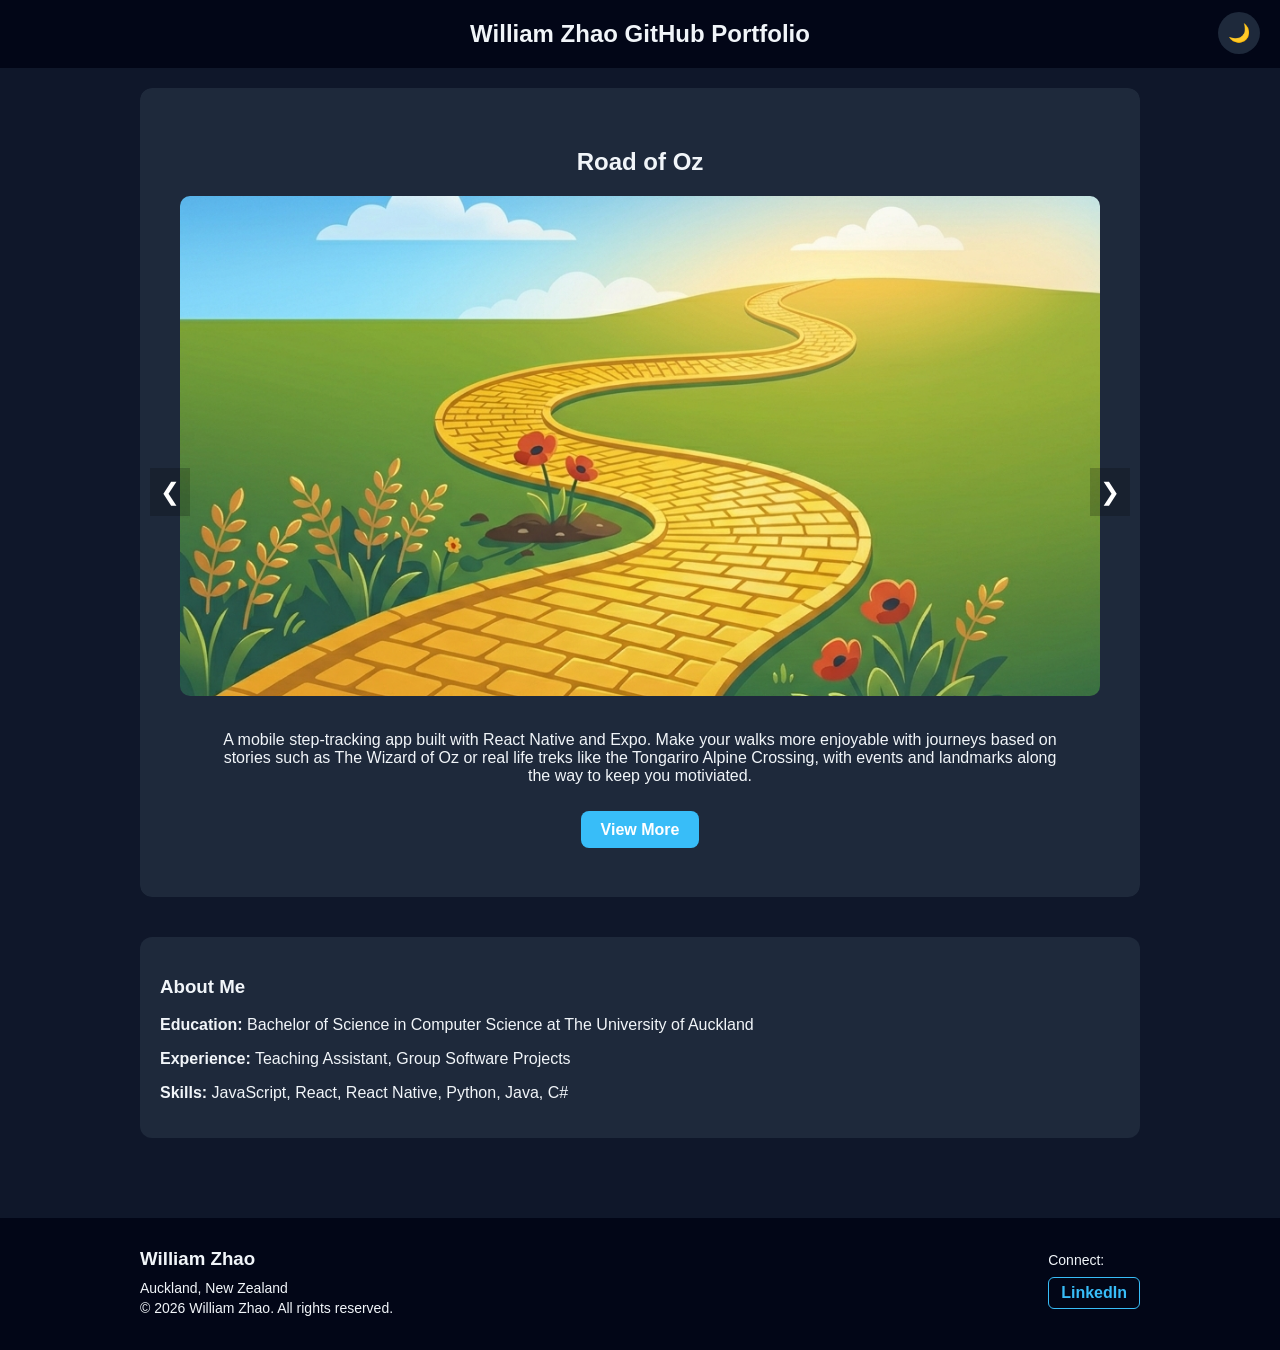
<file: index.html>
<!DOCTYPE html>
<html lang="en">
<head>
  <meta charset="UTF-8">
  <meta name="viewport" content="width=device-width, initial-scale=1.0">
  <link rel="stylesheet" href="./css/index.css">
  <script src="./js/index.js" defer></script>
  <title>My Portfolio</title>
</head>
<body>

<button class="theme-toggle" onclick="toggleTheme()" id="themeBtn">🌙</button>

<header>
  <a href="./index.html">William Zhao GitHub Portfolio</a>
</header>

<div class="container">

  <div class="carousel">
    <div class="slides" id="slides">

      <div class="slide">
        <h2>Road of Oz</h2>
        <img src="./img/icon_RoZ.png" alt="Road of Oz App Icon" class="slide-img">
        <div class="slideText">
        <p>A mobile step-tracking app built with React Native and Expo. Make your walks more enjoyable with journeys based on stories such as The Wizard of Oz
            or real life treks like the Tongariro Alpine Crossing, with events and landmarks along the way to keep you motiviated.</p>
        </div>
        <div class="buttons">
          <a href="./roz.html">View More</a>
        </div>
      </div>

      <div class="slide">
        <h2>Meddy</h2>
        <img src="./img/icon_meddy.png" alt="Meddy App Icon" class="slide-img">
        <div class="slideText">
            <p> A mobile pharmaceutecal app that can scan or search up any medicine approved for supply on the New Zealand Universal List of Medicines database. 
                Our team worked on this app as a university project in collaboration with Medsafe, a medicial regulatory body run by the NZ Ministry of Health. 
                However due to privacy and regulatory constraints from our client, the source code repository cannot be made public.
            </p>
        </div>
        <div class="buttons">
          <a href="./meddy.html">View More</a>
        </div>
      </div>
    </div>

    <button class="nav-btn prev" onclick="prevSlide()">❮</button>
    <button class="nav-btn next" onclick="nextSlide()">❯</button>
  </div>

  <div class="credentials fade-in">
    <h3>About Me</h3>
    <p><strong>Education:</strong> Bachelor of Science in Computer Science at The University of Auckland</p>
    <p><strong>Experience:</strong> Teaching Assistant, Group Software Projects</p>
    <p><strong>Skills:</strong> JavaScript, React, React Native, Python, Java, C#</p>
  </div>
</div>

<footer class="footer">
  <div class="footer-content">

    <div class="footer-left">
      <h3>William Zhao</h3>
      <p>Auckland, New Zealand</p>
      <p>© 2026 William Zhao. All rights reserved.</p>
    </div>

    <!-- <div class="footer-center">
      <p>Email:</p>
      <a href="mailto:@gmail.com">@gmail.com</a>
    </div> -->

    <div class="footer-right">
      <p>Connect:</p>
      <a href="https://www.linkedin.com/in/william-zhao-92b41932b/" target="_blank" class="linkedin">
        LinkedIn
      </a>
    </div>

  </div>
</footer>

</body>
</html>
</file>
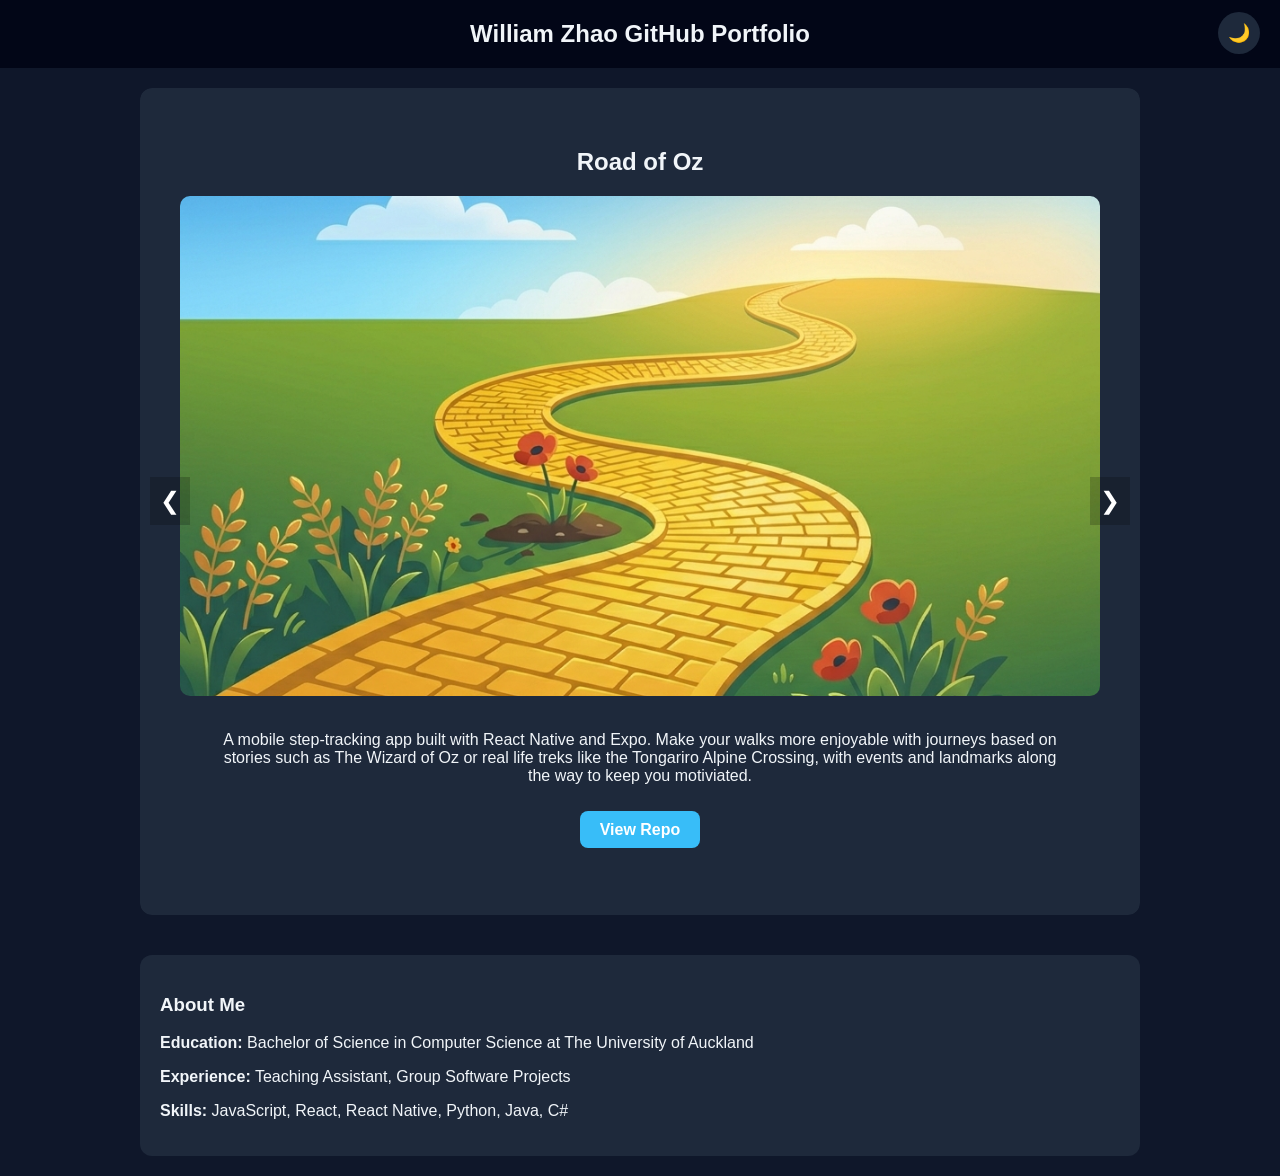
<file: html/index.html>
<!DOCTYPE html>
<html lang="en">
<head>
  <meta charset="UTF-8">
  <meta name="viewport" content="width=device-width, initial-scale=1.0">
  <link rel="stylesheet" href="../css/index.css">
  <script src="../js/index.js" defer></script>
  <title>My Portfolio</title>
</head>
<body>

<button class="theme-toggle" onclick="toggleTheme()" id="themeBtn">🌙</button>

<header>William Zhao GitHub Portfolio</header>

<div class="container">

  <div class="carousel">
    <div class="slides" id="slides">

      <div class="slide">
        <h2>Road of Oz</h2>
        <img src="../img/icon_RoZ.png" alt="Road of Oz App Icon" class="slide-img">
        <div class="slideText">
        <p>A mobile step-tracking app built with React Native and Expo. Make your walks more enjoyable with journeys based on stories such as The Wizard of Oz
            or real life treks like the Tongariro Alpine Crossing, with events and landmarks along the way to keep you motiviated.</p>
        </div>
        <div class="buttons">
          <a href="https://github.com/WilliamZhaoYiYang/The-Yellow-Brick-Road" target="_blank">View Repo</a>
        </div>
      </div>

      <div class="slide">
        <h2>Meddy</h2>
        <img src="../img/icon_meddy.png" alt="Meddy App Icon" class="slide-img">
        <div class="slideText">
            <p> A mobile pharmaceutecal app that can scan or search up any medicine approved for supply on the New Zealand Universal List of Medicines database. 
                Our team worked on this app as a university project in collaboration with Medsafe, a medicial regulatory body run by the NZ Ministry of Health. 
                However due to privacy and regulatory constraints from our client, the source code repository cannot be made public. For more information, click the button below.
            </p>
        </div>
        <div class="buttons">
          <a href="./meddy.html" target="_blank">View More</a>
        </div>
      </div>
    </div>

    <button class="nav-btn prev" onclick="prevSlide()">❮</button>
    <button class="nav-btn next" onclick="nextSlide()">❯</button>
  </div>

  <div class="credentials fade-in">
    <h3>About Me</h3>
    <p><strong>Education:</strong> Bachelor of Science in Computer Science at The University of Auckland</p>
    <p><strong>Experience:</strong> Teaching Assistant, Group Software Projects</p>
    <p><strong>Skills:</strong> JavaScript, React, React Native, Python, Java, C#</p>
  </div>

</div>

</body>
</html>
</file>
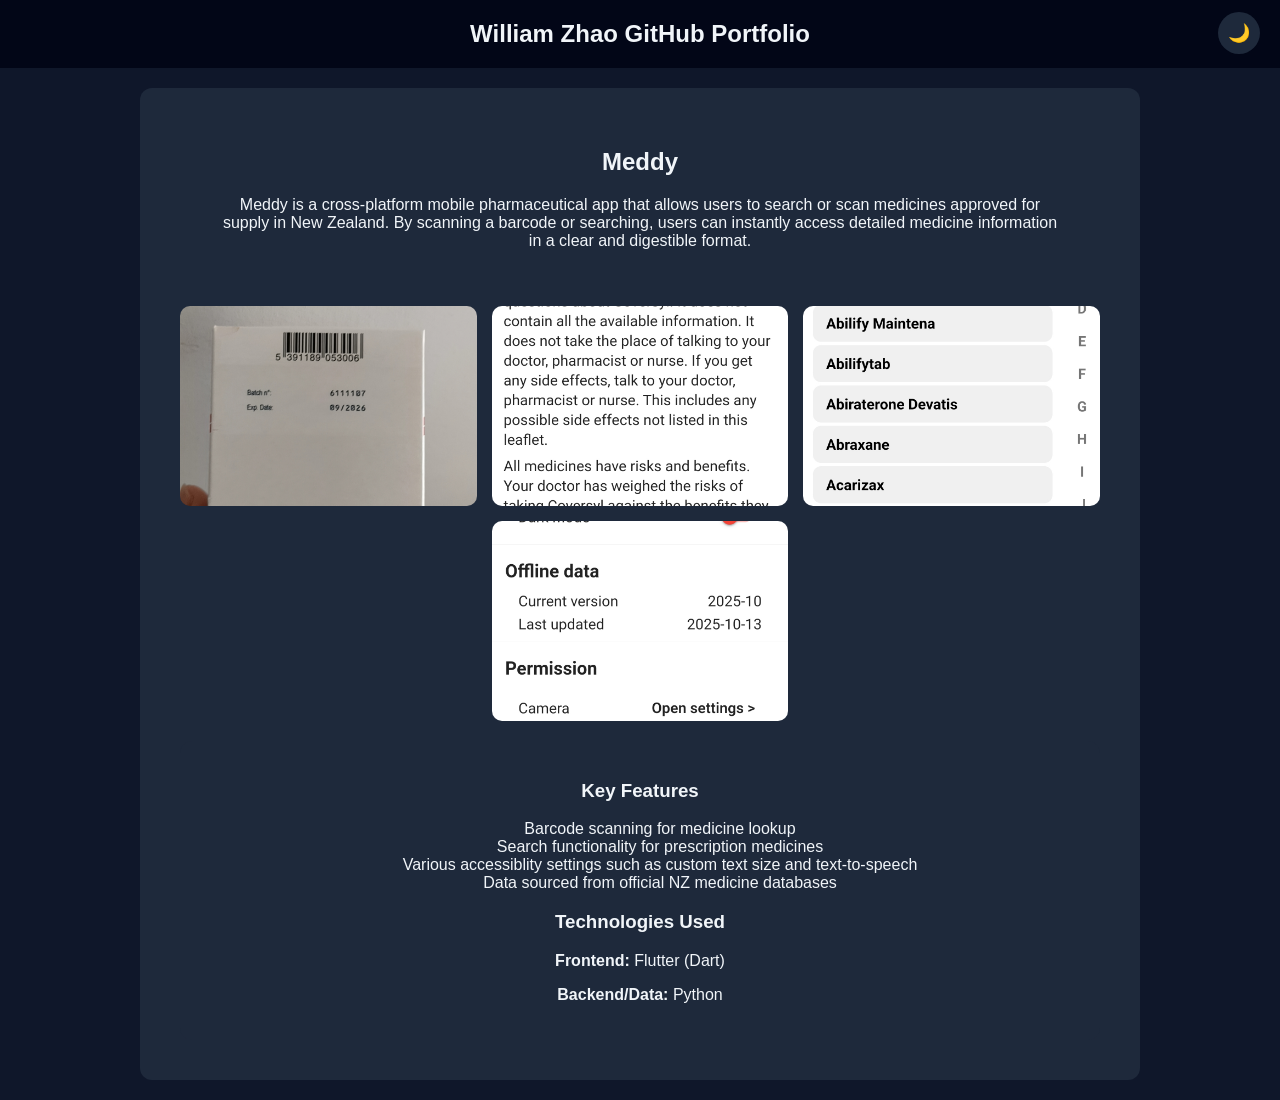
<file: meddy.html>
<!DOCTYPE html>
<html lang="en">
<head>
  <meta charset="UTF-8">
  <meta name="viewport" content="width=device-width, initial-scale=1.0">
  <link rel="stylesheet" href="./css/index.css">
  <link rel="stylesheet" href="./css/page.css">
  <script src="./js/index.js" defer></script>
  <script src="./js/page.js" defer></script>
  <title>My Portfolio</title>
</head>
<body>
  
  <button class="theme-toggle" onclick="toggleTheme()" id="themeBtn">🌙</button>

  <header>
    <a href="./index.html">William Zhao GitHub Portfolio</a>
  </header>

  <div class="container">
    <div class="slide fade-in">

    <h2>Meddy</h2>

    <div class="slideText">
      <p>
        Meddy is a cross-platform mobile pharmaceutical app that allows users to search or scan medicines approved for supply in New Zealand.
        By scanning a barcode or searching, users can instantly access detailed medicine information in a clear and digestible format.
      </p>
    </div>

    <div class="image-grid">
      <img src="./img/meddy1.jpg" alt="Screenshot 1">
      <img src="./img/meddy2.jpg" alt="Screenshot 2">
      <img src="./img/meddy3.jpg" alt="Screenshot 3">
      <img src="./img/meddy4.jpg" alt="Screenshot 4">
    </div>

    <div class="credentials" style="margin-top: 20px;">
      <h3>Key Features</h3>
      <ul>
        <li>Barcode scanning for medicine lookup</li>
        <li>Search functionality for prescription medicines</li>
        <li>Various accessiblity settings such as custom text size and text-to-speech  </li>
        <li>Data sourced from official NZ medicine databases</li>
      </ul>

      <h3>Technologies Used</h3>
      <p><strong>Frontend:</strong> Flutter (Dart)</p>
      <p><strong>Backend/Data:</strong> Python</p>
    </div>

    <div id="imgModal" class="modal">
      <span class="arrow left" onclick="prevImage(event)">❮</span>
      <img class="modal-content" id="modalImg">
      <span class="arrow right" onclick="nextImage(event)">❯</span>
    </div>

    </div>
  </div>
</body>
</html>
</file>
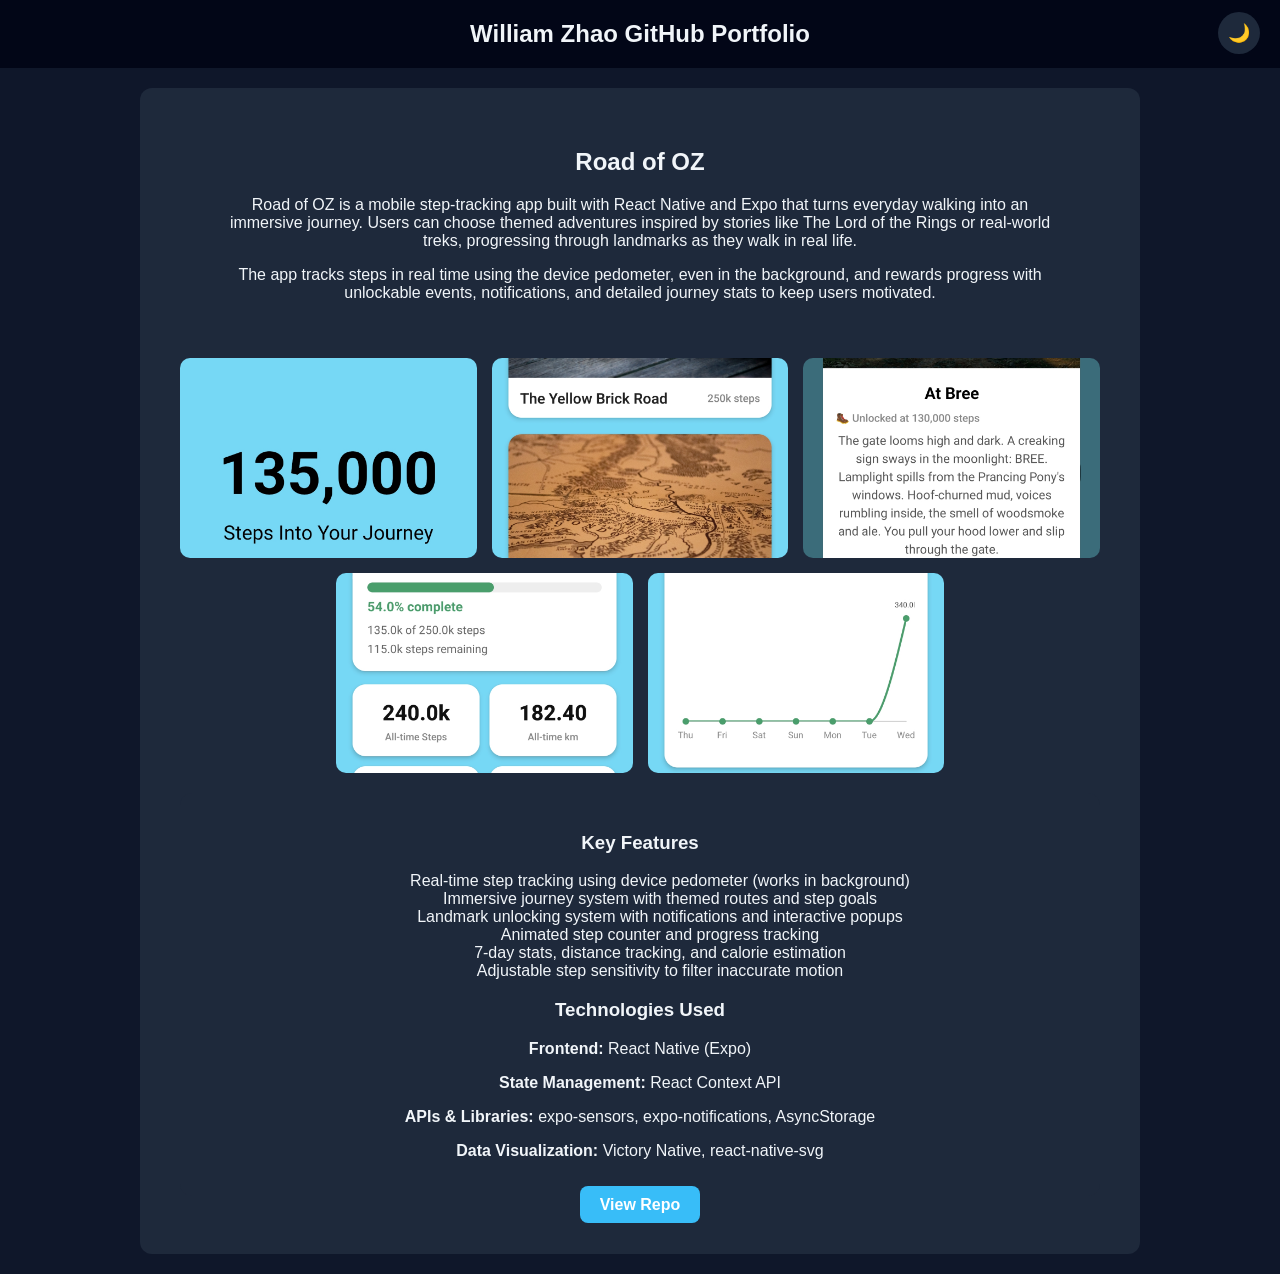
<file: roz.html>
<!DOCTYPE html>
<html lang="en">
<head>
  <meta charset="UTF-8">
  <meta name="viewport" content="width=device-width, initial-scale=1.0">
  <link rel="stylesheet" href="./css/index.css">
  <link rel="stylesheet" href="./css/page.css">
  <script src="./js/index.js" defer></script>
  <script src="./js/page.js" defer></script>
  <title>My Portfolio</title>
</head>
<body>

  <button class="theme-toggle" onclick="toggleTheme()" id="themeBtn">🌙</button>

  <header>
    <a href="./index.html">William Zhao GitHub Portfolio</a>
  </header>
  
  <div class="container">
    <div class="slide fade-in">

    <h2>Road of OZ</h2>

    <div class="slideText">
    <p>
        Road of OZ is a mobile step-tracking app built with React Native and Expo that turns everyday walking into an immersive journey.
        Users can choose themed adventures inspired by stories like The Lord of the Rings or real-world treks, progressing through landmarks as they walk in real life.
    </p>

    <p>
        The app tracks steps in real time using the device pedometer, even in the background, and rewards progress with unlockable events, notifications, and detailed journey stats to keep users motivated.
    </p>
    </div>

    <div class="image-grid">
      <img src="./img/roz1.jpg" alt="Screenshot 1">
      <img src="./img/roz2.jpg" alt="Screenshot 2">
      <img src="./img/roz3.jpg" alt="Screenshot 3">
      <img src="./img/roz4.jpg" alt="Screenshot 4">
      <img src="./img/roz5.jpg" alt="Screenshot 5">
    </div>

    <div class="credentials" style="margin-top: 20px;">
    <h3>Key Features</h3>
    <ul>
        <li>Real-time step tracking using device pedometer (works in background)</li>
        <li>Immersive journey system with themed routes and step goals</li>
        <li>Landmark unlocking system with notifications and interactive popups</li>
        <li>Animated step counter and progress tracking</li>
        <li>7-day stats, distance tracking, and calorie estimation</li>
        <li>Adjustable step sensitivity to filter inaccurate motion</li>
    </ul>

    <h3>Technologies Used</h3>
    <p><strong>Frontend:</strong> React Native (Expo)</p>
    <p><strong>State Management:</strong> React Context API</p>
    <p><strong>APIs & Libraries:</strong> expo-sensors, expo-notifications, AsyncStorage</p>
    <p><strong>Data Visualization:</strong> Victory Native, react-native-svg</p>
    </div>

    <div class="buttons">
        <a href="https://github.com/WilliamZhaoYiYang/The-Yellow-Brick-Road" target="_blank">View Repo</a>
    </div>

    <div id="imgModal" class="modal">
      <span class="arrow left" onclick="prevImage(event)">❮</span>
      <img class="modal-content" id="modalImg">
      <span class="arrow right" onclick="nextImage(event)">❯</span>
    </div>

    </div>
  </div>
</body>
</html>
</file>
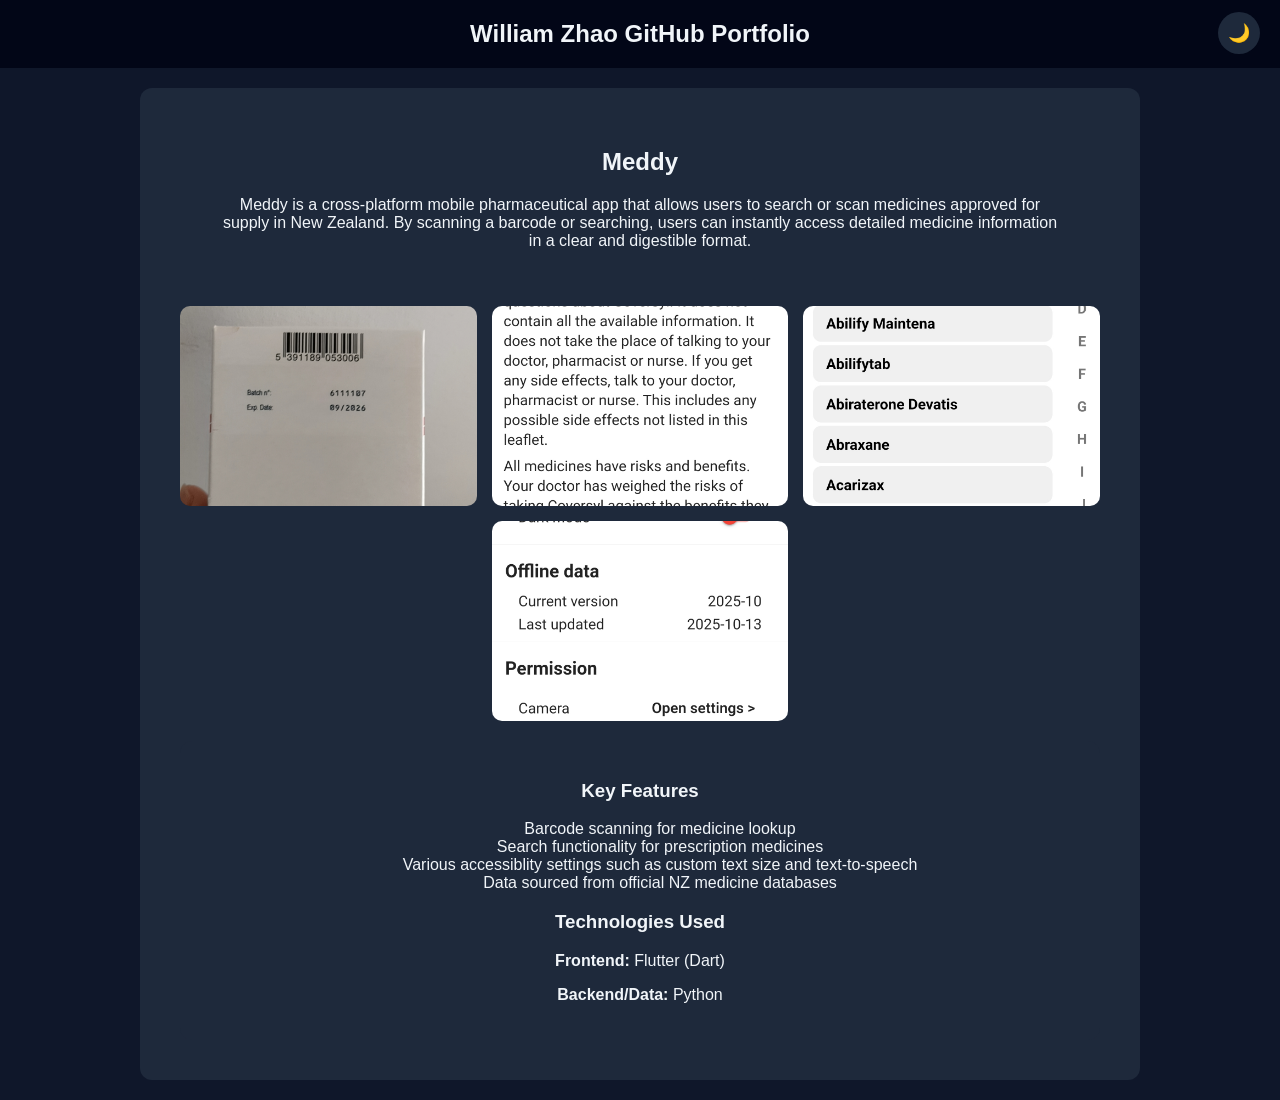
<file: html/meddy.html>
<!DOCTYPE html>
<html lang="en">
<head>
  <meta charset="UTF-8">
  <meta name="viewport" content="width=device-width, initial-scale=1.0">
  <link rel="stylesheet" href="../css/index.css">
  <link rel="stylesheet" href="../css/page.css">
  <script src="../js/index.js" defer></script>
  <script src="../js/page.js" defer></script>
  <title>My Portfolio</title>
</head>
<body>
  <button class="theme-toggle" onclick="toggleTheme()" id="themeBtn">🌙</button>
  <header>William Zhao GitHub Portfolio</header>
  <div class="container">
    <div class="slide fade-in">

    <h2>Meddy</h2>

    <div class="slideText">
      <p>
        Meddy is a cross-platform mobile pharmaceutical app that allows users to search or scan medicines approved for supply in New Zealand.
        By scanning a barcode or searching, users can instantly access detailed medicine information in a clear and digestible format.
      </p>
    </div>

    <div class="image-grid">
      <img src="../img/meddy1.jpg" alt="Screenshot 1">
      <img src="../img/meddy2.jpg" alt="Screenshot 2">
      <img src="../img/meddy3.jpg" alt="Screenshot 3">
      <img src="../img/meddy4.jpg" alt="Screenshot 4">
    </div>

    <div class="credentials" style="margin-top: 20px;">
      <h3>Key Features</h3>
      <ul>
        <li>Barcode scanning for medicine lookup</li>
        <li>Search functionality for prescription medicines</li>
        <li>Various accessiblity settings such as custom text size and text-to-speech  </li>
        <li>Data sourced from official NZ medicine databases</li>
      </ul>

      <h3>Technologies Used</h3>
      <p><strong>Frontend:</strong> Flutter (Dart)</p>
      <p><strong>Backend/Data:</strong> Python</p>
    </div>

    <div id="imgModal" class="modal">
      <span class="arrow left" onclick="prevImage(event)">❮</span>
      <img class="modal-content" id="modalImg">
      <span class="arrow right" onclick="nextImage(event)">❯</span>
    </div>

    </div>
  </div>
</body>
</html>
</file>
<file: css/index.css>
:root {
      --bg: #0f172a;
      --text: #f1f5f9;
      --card: #1e293b;
      --header: #020617;
      --accent: #38bdf8;
    }

    body.light {
      --bg: #f8fafc;
      --text: #020617;
      --card: #e2e8f0;
      --header: #cbd5f5;
      --accent: #2563eb;
    }

    body {
      margin: 0;
      font-family: Arial, sans-serif;
      background: var(--bg);
      color: var(--text);
      transition: background 0.3s, color 0.3s;
      min-height: 100vh;
    }

    a {
      text-decoration: none;
      color: inherit;      
    }

    header {
      padding: 20px;
      text-align: center;
      background: var(--header);
      font-size: 24px;
      font-weight: bold;
    }

    .theme-toggle {
      position: fixed;
      top: 12px;
      right: 20px;
      background: var(--card);
      border: none;
      padding: 10px;
      border-radius: 50%;
      cursor: pointer;
      font-size: 18px;
    }

    .container {
      max-width: 1000px;
      margin: auto;
      padding: 20px;
    }

    .carousel {
      position: relative;
      overflow: hidden;
      border-radius: 12px;
    }

    .slides {
      display: flex;
      transition: transform 0.6s ease-in-out;
    }

    .slide {
      min-width: 100%;
      box-sizing: border-box;
      padding: 40px;
      background: var(--card);
      text-align: center;
      border-radius: 12px;
    }

    .slide-img {
    width: 100%;
    max-height: 500px;
    object-fit: cover;
    border-radius: 10px;
    margin-bottom: 15px;
    }

    .slideText {
        padding-right: 40px;
        padding-left: 40px;
        padding-bottom: 20px;
    }

    .buttons a {
      text-decoration: none;
      padding: 10px 20px;
      border-radius: 8px;
      background: var(--accent);
      color: white;
      font-weight: bold;
    }

    .nav-btn {
      position: absolute;
      top: 50%;
      transform: translateY(-50%);
      background: rgba(0,0,0,0.2);
      border: none;
      color: white;
      font-size: 24px;
      padding: 10px;
      cursor: pointer;
    }

    .prev { left: 10px; }
    .next { right: 10px; }

    .credentials {
      margin-top: 40px;
      background: var(--card);
      padding: 20px;
      border-radius: 12px;
    }

    .fade-in {
      opacity: 0;
      transform: translateY(20px);
      animation: fadeIn 1s forwards;
    }

    @keyframes fadeIn {
      to {
        opacity: 1;
        transform: translateY(0);
      }
    }

/* footer */
.footer {
  margin-top: 60px;
  background: var(--header);
  padding: 30px 20px;
}

.footer-content {
  max-width: 1000px;
  margin: auto;
  display: flex;
  justify-content: space-between;
  flex-wrap: wrap;
  gap: 20px;
}

.footer h3 {
  margin: 0 0 10px 0;
}

.footer p {
  margin: 4px 0;
  font-size: 14px;
}

.footer a {
  color: var(--accent);
  font-weight: bold;
  display: inline-block;
  margin-top: 5px;
}

.footer a:hover {
  text-decoration: underline;
}

.footer .linkedin {
  font-size: 16px;
  padding: 6px 12px;
  border: 1px solid var(--accent);
  border-radius: 6px;
  transition: 0.2s;
}

.footer .linkedin:hover {
  background: var(--accent);
  color: white;
}

@media (max-width: 600px) {
  .footer-content {
    flex-direction: column;
    text-align: center;
  }
}
</file>
<file: css/page.css>
ul {
  list-style-type: none;
}

.image-grid {
  display: flex;
  flex-wrap: wrap;
  gap: 15px;
  margin-top: 20px;
  justify-content: center;
}

.image-grid img {
  width: calc(33.333% - 10px);
  height: 200px;
  object-fit: cover;
  border-radius: 10px;
  transition: transform 0.3s ease;
  cursor: pointer;
}

.image-grid img:hover {
  transform: scale(1.05);
}

@media (max-width: 768px) {
  .image-grid img {
    width: calc(50% - 10px);
  }
}

@media (max-width: 480px) {
  .image-grid img {
    width: 100%;
  }
}

.modal {
  display: none;
  position: fixed;
  z-index: 999;
  top: 0;
  left: 0;
  width: 100%;
  height: 100%;
  background: rgba(0,0,0,0.8);
  justify-content: center;
  align-items: center;
}

.modal-content {
  max-width: 90%;
  max-height: 90%;
  border-radius: 10px;
}

.arrow {
  position: absolute;
  top: 50%;
  transform: translateY(-50%);
  font-size: 40px;
  color: white;
  cursor: pointer;
  padding: 10px;
  user-select: none;
}

.arrow.left { left: 20px; }
.arrow.right { right: 20px; }

.arrow:hover {
  opacity: 0.7;
}
</file>
